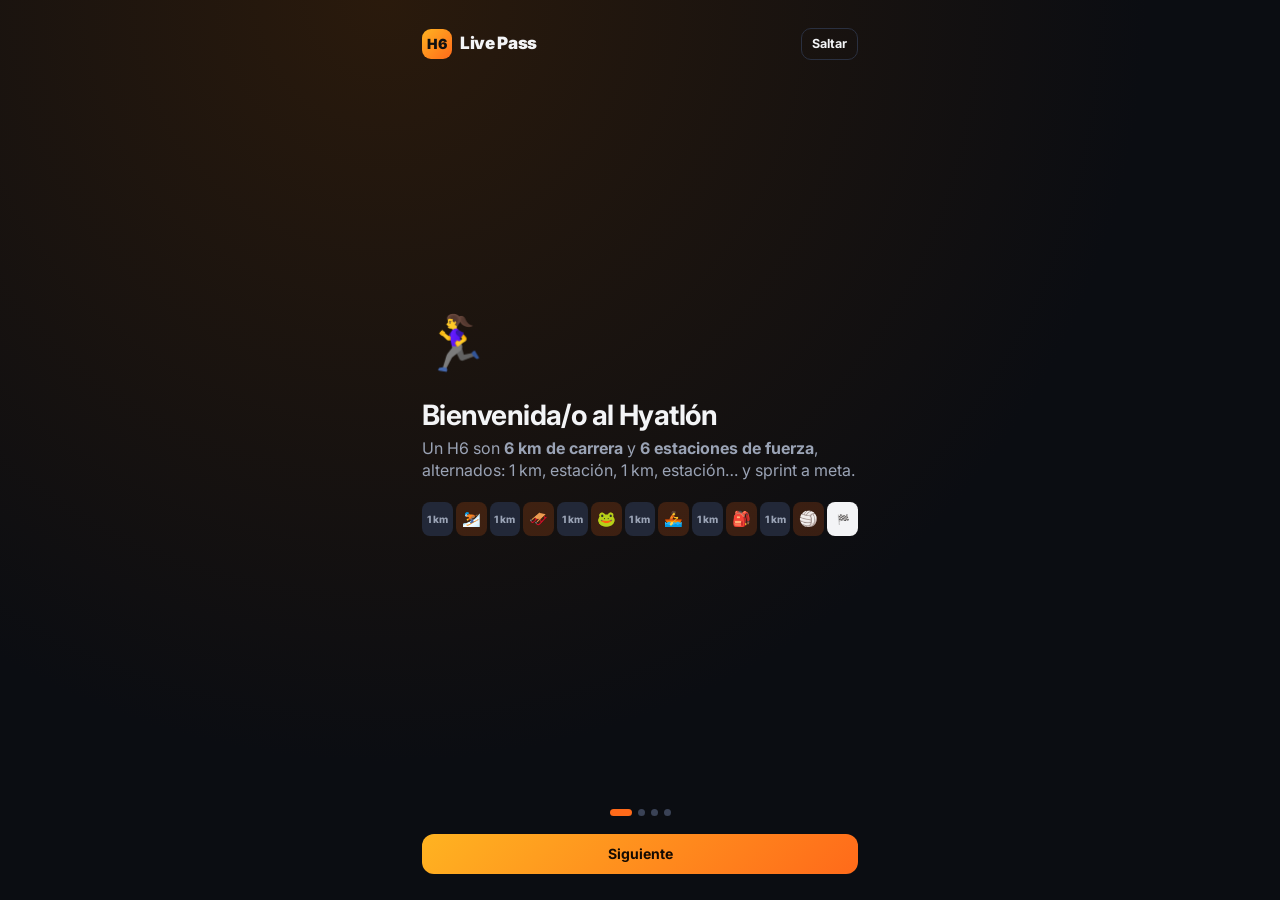
<file: web/m.html>
<!DOCTYPE html>
<html lang="es">
<head>
  <meta charset="UTF-8" />
  <meta name="viewport" content="width=device-width, initial-scale=1" />
  <title>H6 Live Pass</title>
  <!-- Dirección antigua de la app: se conserva para los QR y enlaces que ya circulan. -->
  <script>location.replace('./' + location.search + location.hash);</script>
  <meta http-equiv="refresh" content="0; url=./" />
</head>
<body style="background:#0b0d12"></body>
</html>
</file>
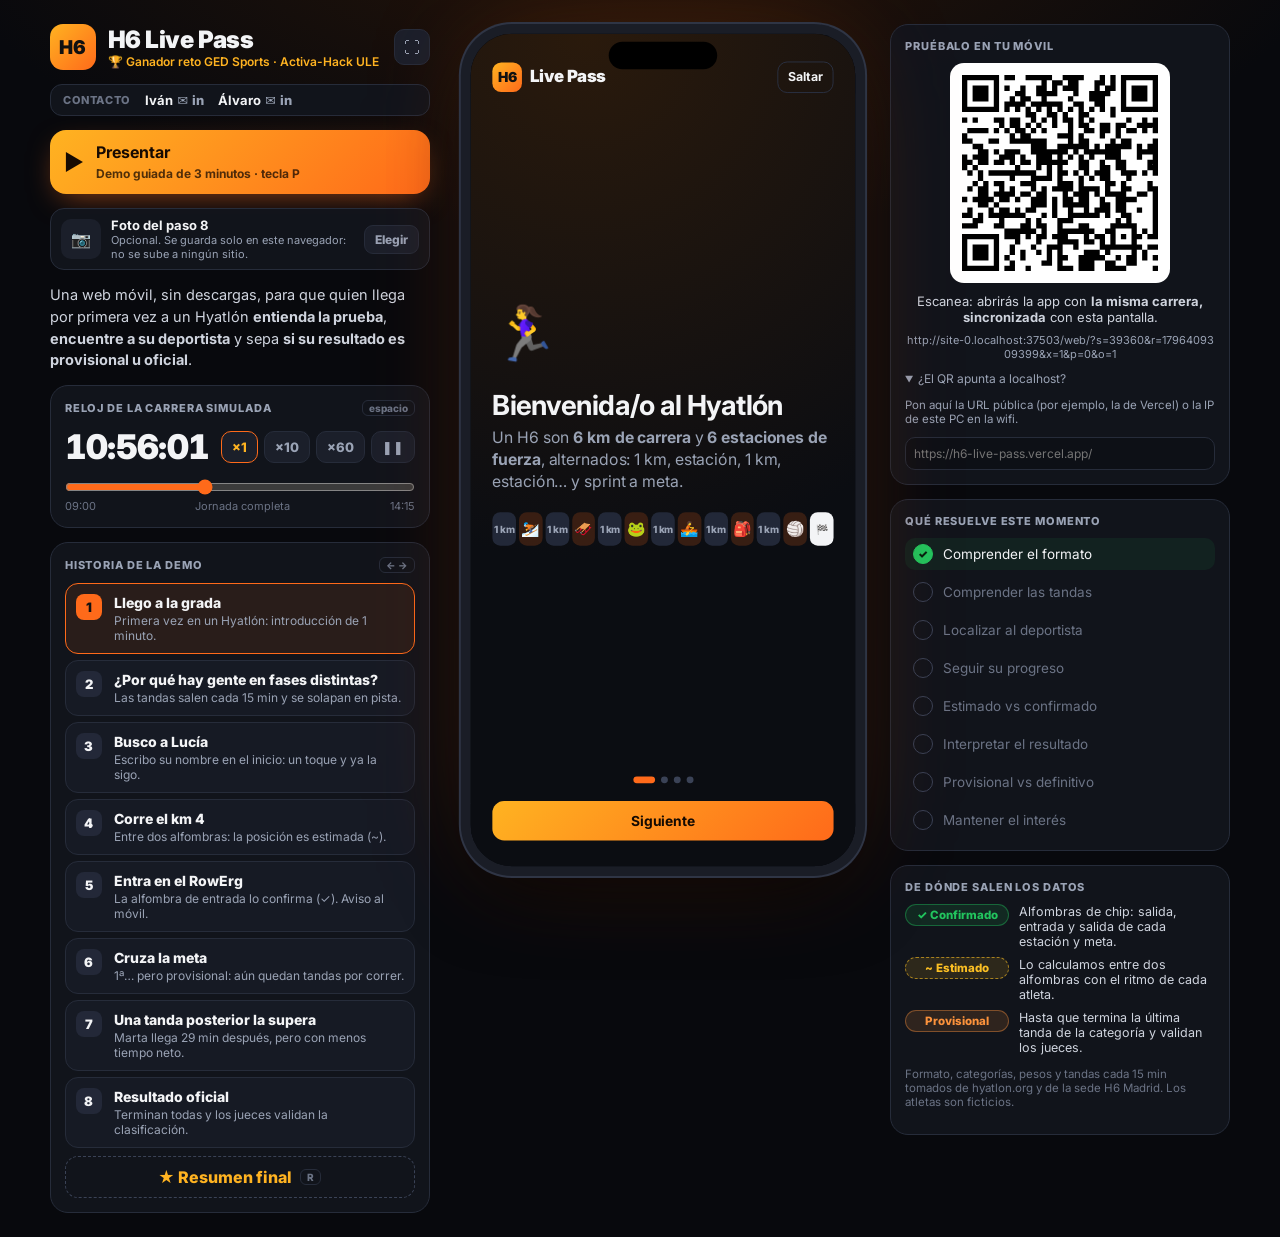
<file: web/presentar.html>
<!DOCTYPE html>
<html lang="es">
<head>
  <meta charset="UTF-8" />
  <meta name="viewport" content="width=device-width, initial-scale=1" />
  <title>H6 Live Pass · Demo GED Sports</title>
  <meta name="description" content="Sigue un Hyatlón en directo desde el móvil: dónde está tu deportista, cuánto le queda y si su resultado es provisional u oficial." />
  <meta property="og:type" content="website" />
  <meta property="og:title" content="H6 Live Pass · Sigue un Hyatlón en directo" />
  <meta property="og:description" content="Ganador del reto GED Sports · Activa-Hack ULE. Una web móvil, sin descargas, para entender y seguir la competición." />
  <meta property="og:image" content="https://h6-live-pass.vercel.app/og.png" />
  <meta property="og:image:width" content="1200" />
  <meta property="og:image:height" content="630" />
  <meta property="og:url" content="https://h6-live-pass.vercel.app/presentar" />
  <meta name="twitter:card" content="summary_large_image" />
  <link rel="preconnect" href="https://fonts.googleapis.com" />
  <link href="https://fonts.googleapis.com/css2?family=Inter:wght@400;600;700;800;900&display=swap" rel="stylesheet" />
  <link rel="stylesheet" href="css/presenter.css" />
</head>
<body>
  <div class="layout">
    <!-- izquierda: historia y reloj -->
    <section class="col left">
      <div class="brand">
        <div class="logo-mark">H6</div>
        <div class="grow"><div class="t">H6 Live Pass</div><div class="s award">🏆 Ganador reto GED Sports · Activa-Hack ULE</div></div>
        <button class="tool" id="p-full" title="Pantalla completa (F)">⛶</button>
      </div>
      <div class="team" id="p-team"></div>
      <button class="talk-start" id="t-start"><span>▶</span><div><b>Presentar</b><small>Demo guiada de 3 minutos · tecla P</small></div></button>
      <div class="demo-photo">
        <div class="dp-thumb" id="dp-thumb"><span>📷</span></div>
        <div class="grow"><b>Foto del paso 8</b><small id="dp-note">Opcional. Se guarda solo en este navegador: no se sube a ningún sitio.</small></div>
        <label class="dp-btn">Elegir<input type="file" accept="image/*" id="dp-file" hidden></label>
        <button class="dp-btn" id="dp-clear" hidden>Quitar</button>
      </div>
      <p class="pitch">Una web móvil, sin descargas, para que quien llega por primera vez a un Hyatlón <b>entienda la prueba</b>, <b>encuentre a su deportista</b> y sepa <b>si su resultado es provisional u oficial</b>.</p>

      <div class="panel">
        <div class="panel-h"><span>Reloj de la carrera simulada</span><span class="kbd">espacio</span></div>
        <div class="clock-row">
          <div class="clock" id="p-clock">--:--:--</div>
          <div class="speeds">
            <button data-speed="1">×1</button><button data-speed="10">×10</button><button data-speed="60">×60</button>
            <button id="p-pause" title="Pausa">❚❚</button>
          </div>
        </div>
        <input type="range" id="p-range" step="30" />
        <div class="range-lbl"><span>09:00</span><span>Jornada completa</span><span>14:15</span></div>
      </div>

      <div class="panel">
        <div class="panel-h"><span>Historia de la demo</span><span class="kbd">← →</span></div>
        <div id="p-scen" class="scen"></div>
        <button class="summary-btn" id="p-sum-open">★ Resumen final <span class="kbd">R</span></button>
      </div>
    </section>

    <!-- centro: móvil -->
    <section class="col center">
      <div class="phone-wrap" id="phone-wrap">
        <div class="phone">
          <div class="notch"></div>
          <iframe id="phone" title="H6 Live Pass en el móvil"></iframe>
        </div>
      </div>
    </section>

    <!-- subtítulos de la demo guiada (solo en modo Presentar) -->
    <section class="col cap" id="t-cap-box">
      <div class="t-top"><div class="t-dots" id="t-dots"></div><button class="tool" id="t-exit" title="Salir (Esc)">✕</button></div>
      <div class="t-step" id="t-step"></div>
      <h1 class="t-title" id="t-title"></h1>
      <p class="t-cap" id="t-cap"></p>
      <div class="t-prog"><div id="t-bar"></div></div>
      <div class="t-ctl"><button id="t-prev">←</button><button id="t-pause">❚❚ Pausa</button><button id="t-next">→</button></div>
      <p class="t-keys">→ siguiente · ← anterior · espacio pausa · F pantalla completa · Esc salir</p>
    </section>

    <!-- derecha: QR y qué resuelve -->
    <section class="col right">
      <div class="panel qr-panel">
        <div class="panel-h"><span>Pruébalo en tu móvil</span></div>
        <div class="qr" id="p-qr"></div>
        <p class="small">Escanea: abrirás la app con <b>la misma carrera, sincronizada</b> con esta pantalla.</p>
        <a id="p-url" class="url" target="_blank" rel="noopener"></a>
        <details class="host">
          <summary>¿El QR apunta a localhost?</summary>
          <p class="xs">Pon aquí la URL pública (por ejemplo, la de Vercel) o la IP de este PC en la wifi.</p>
          <input id="p-host" type="text" placeholder="https://h6-live-pass.vercel.app/" />
        </details>
      </div>

      <div class="panel">
        <div class="panel-h"><span>Qué resuelve este momento</span></div>
        <ul class="reto" id="p-reto"></ul>
      </div>

      <div class="panel">
        <div class="panel-h"><span>De dónde salen los datos</span></div>
        <div class="legend-row"><span class="b ok">✓ Confirmado</span><span>Alfombras de chip: salida, entrada y salida de cada estación y meta.</span></div>
        <div class="legend-row"><span class="b est">~ Estimado</span><span>Lo calculamos entre dos alfombras con el ritmo de cada atleta.</span></div>
        <div class="legend-row"><span class="b prov">Provisional</span><span>Hasta que termina la última tanda de la categoría y validan los jueces.</span></div>
        <p class="xs dim">Formato, categorías, pesos y tandas cada 15 min tomados de hyatlon.org y de la sede H6 Madrid. Los atletas son ficticios.</p>
      </div>
    </section>
  </div>

  <!-- pantalla 1: el problema -->
  <div class="summary t-slide" id="t-problem" hidden>
    <div class="sum-in">
      <div class="brand"><div class="logo-mark">H6</div><div><div class="t">H6 Live Pass</div><div class="s">Reto GED Sports · Activa-Hack ULE</div></div></div>
      <h1>Ana llega a la grada para ver a su hermana Lucía.<br><span class="hi">Es su primer Hyatlón.</span></h1>
      <div class="q-grid">
        <div>📍<b>¿Dónde está?</b></div>
        <div>🏋️<b>¿Qué está haciendo?</b></div>
        <div>⏱️<b>¿Cuánto le queda?</b></div>
        <div>🏆<b>¿Va ganando… o es provisional?</b></div>
      </div>
      <p class="lead">Cerca de 1.000 participantes por sede (998 en Madrid), una tanda cada 15 minutos y gente en fases distintas a la vez. Hoy los resultados se publican al terminar, en un PDF por categoría.</p>
      <p class="next-hint">→ para empezar la demo</p>
    </div>
  </div>

  <!-- pantalla 2: viabilidad -->
  <div class="summary t-slide" id="t-viab" hidden>
    <div class="sum-in">
      <div class="brand"><div class="logo-mark">H6</div><div><div class="t">¿Es viable?</div><div class="s">Datos, recursos y cómo lo probaríamos</div></div></div>
      <div class="v-grid">
        <div>
          <h3>📡 Datos</h3>
          <ul>
            <li><b>Ya lo tiene la organización:</b> chip y dorsal, alfombras de cronometraje, listas de salida por tandas y categorías.</li>
            <li><b>Solo añadimos la app:</b> lee esas lecturas del cronometraje y las publica en segundos.</li>
            <li>Entre dos alfombras <b>estimamos</b> con el ritmo del atleta, y siempre lo marcamos con «~».</li>
            <li>Nada nuevo en la zona de competición: solo un QR en la grada y en el email de inscripción.</li>
          </ul>
        </div>
        <div>
          <h3>💶 Recursos y coste <span class="tag">estimación</span></h3>
          <ul>
            <li><b>Cronometraje:</b> 0 €. Ya existe; solo nos conectamos a sus datos.</li>
            <li><b>Web móvil, sin descargas:</b> 2 programadores independientes durante unas 6 semanas (≈ 480 h a 25 €/h), incluida la conexión con el cronometraje. ≈ 12.000 €, una sola vez.</li>
            <li><b>Mantenimiento y soporte:</b> 50 €/mes, servidor incluido.</li>
            <li><b>En cada evento:</b> carteles con el QR y una persona de soporte.</li>
          </ul>
        </div>
        <div>
          <h3>🧪 Prueba de funcionamiento</h3>
          <ul>
            <li><b>Piloto</b> en una sede del circuito, sin material nuevo, con 30 acompañantes: la mitad con la app y la otra mitad sin ella.</li>
            <li><b>Medimos</b> cuánto tardan en localizar a su deportista y 3 preguntas: ¿en qué estación estaba?, ¿su puesto era provisional?, ¿quién ganó su categoría?</li>
            <li><b>Éxito:</b> con la app, ≥ 80 % de aciertos y localización en menos de 1 minuto.</li>
          </ul>
        </div>
      </div>
      <p class="next-hint">→ resumen y QR</p>
    </div>
  </div>

  <!-- resumen final para cerrar la presentación -->
  <div class="summary" id="p-summary" hidden>
    <div class="sum-in">
      <button class="tool sum-close" id="p-sum-close" title="Cerrar (Esc)">✕</button>
      <div class="sum-main">
      <div class="brand"><div class="logo-mark">H6</div><div><div class="t">H6 Live Pass</div><div class="s">Reto GED Sports · Activa-Hack ULE</div></div></div>
      <h1>De «¿dónde está?» a «¡ya llega, vamos a la estación 4!»</h1>
      <p class="lead">Una web móvil, sin descargas, para quien llega por primera vez a un Hyatlón y quiere seguir a alguien.</p>
      <div class="sum-grid">
        <div><span class="num">1</span><b>Entender el formato y las tandas</b><p>Introducción de 1 minuto, guía con las estaciones y los pesos, y el cronograma de tandas en directo.</p></div>
        <div><span class="num">2</span><b>Encontrar a su deportista</b><p>Escribe su nombre: un toque y ya le sigues. También se entra con el enlace que el atleta comparte.</p></div>
        <div><span class="num">3</span><b>Saber cuánto le queda</b><p>Dónde está, cuándo llega a la siguiente estación, a qué hora termina, y avisos en cada alfombra.</p></div>
        <div><span class="num">4</span><b>Provisional u oficial</b><p>El puesto, siempre con su estado: provisional, en revisión u oficial. Y quién le ha superado desde otra tanda.</p></div>
        <div><span class="num">5</span><b>Disfrutar sin perderse</b><p>Qué es cada estación, el mejor momento para verle y una foto para redes con su resultado, como en Strava.</p></div>
      </div>
      <div class="sum-foot">
        <div class="legend-row"><span class="b ok">✓ Confirmado</span><span>Chip en cada alfombra.</span></div>
        <div class="legend-row"><span class="b est">~ Estimado</span><span>Ritmo entre alfombras, siempre marcado.</span></div>
      </div>
      </div>
      <aside class="sum-qr">
        <b>Pruébalo ahora</b>
        <small>Escanéalo con tu móvil: es la misma carrera que acabáis de ver.</small>
        <div class="qr" id="p-qr2"></div>
        <a id="p-url2" class="url" target="_blank" rel="noopener"></a>
        <div class="sum-team" id="p-team2"></div>
      </aside>
    </div>
  </div>

  <script src="js/data.js"></script>
  <script src="js/scenarios.js"></script>
  <script src="vendor/qrcode.min.js"></script>
  <script src="js/presenter.js"></script>
  <script src="js/talk.js"></script>
</body>
</html>
</file>
<file: web/css/presenter.css>
/* H6 Live Pass – vista de presentación (PC / proyector) */
:root {
  --bg: #08090d; --panel: #12151d; --line: #262c3a; --text: #f3f4f6; --muted: #9aa3b5; --dim: #6b7385;
  --brand: #ff6a1a; --brand2: #ffb321; --ok: #22c55e; --est: #fbbf24; --prov: #fb923c; --off: #38bdf8;
  color-scheme: dark;
}
* { box-sizing: border-box; }
html, body { margin: 0; min-height: 100%; }
body {
  font-family: 'Inter', system-ui, -apple-system, 'Segoe UI', Roboto, sans-serif;
  background: radial-gradient(1200px 600px at 50% -10%, #2a1608 0%, var(--bg) 60%);
  color: var(--text);
}
button { font: inherit; color: inherit; cursor: pointer; }

.layout {
  display: grid; grid-template-columns: minmax(300px, 380px) auto minmax(280px, 340px);
  gap: 28px; justify-content: center; align-items: start;
  padding: 24px; min-height: 100vh;
}
.col { display: flex; flex-direction: column; gap: 14px; }
.center { position: sticky; top: 24px; align-items: center; }

.brand { display: flex; align-items: center; gap: 12px; }
.logo-mark {
  width: 46px; height: 46px; border-radius: 13px; display: grid; place-items: center;
  background: linear-gradient(135deg, var(--brand2), var(--brand)); color: #111; font-weight: 900; font-size: 19px;
}
.brand .t { font-size: 24px; font-weight: 900; letter-spacing: -.02em; }
.brand .s { font-size: 12px; color: var(--muted); font-weight: 600; }
.pitch { margin: 0; color: #cfd4de; font-size: 14.5px; line-height: 1.5; }

.panel { background: rgba(18, 21, 29, .92); border: 1px solid var(--line); border-radius: 18px; padding: 14px; }
.panel-h { display: flex; justify-content: space-between; align-items: center; font-size: 11px; font-weight: 800; letter-spacing: .08em; text-transform: uppercase; color: var(--muted); margin-bottom: 10px; }
.kbd { font-size: 10px; border: 1px solid var(--line); border-radius: 6px; padding: 1px 6px; color: var(--dim); letter-spacing: 0; text-transform: none; }

.clock-row { display: flex; justify-content: space-between; align-items: center; gap: 10px; }
.clock { font-size: 34px; font-weight: 900; font-variant-numeric: tabular-nums; letter-spacing: -.02em; }
.speeds { display: flex; gap: 6px; }
.speeds button { background: #1b1f2a; border: 1px solid var(--line); border-radius: 10px; padding: 7px 10px; font-weight: 800; font-size: 13px; color: var(--muted); }
.speeds button.on { border-color: var(--brand); color: var(--brand2); }
input[type=range] { width: 100%; margin: 12px 0 2px; accent-color: var(--brand); }
.range-lbl { display: flex; justify-content: space-between; font-size: 11px; color: var(--dim); }

.scen { display: flex; flex-direction: column; gap: 6px; }
.scen button {
  text-align: left; display: grid; grid-template-columns: 28px 1fr; gap: 10px; align-items: start;
  background: #161a24; border: 1px solid var(--line); border-radius: 13px; padding: 10px;
  transition: border-color .15s, background .15s;
}
.scen button:hover { border-color: #3a4256; }
.scen button.on { border-color: var(--brand); background: rgba(255, 106, 26, .1); }
.scen .n { width: 26px; height: 26px; border-radius: 8px; background: #232838; display: grid; place-items: center; font-weight: 900; font-size: 13px; }
.scen button.on .n { background: var(--brand); color: #111; }
.scen .tt { font-weight: 800; font-size: 14px; }
.scen .ss { font-size: 12px; color: var(--muted); margin-top: 2px; }

/* móvil */
.phone-wrap { transform-origin: top center; }
.phone {
  width: 410px; height: 864px; border-radius: 52px; padding: 10px;
  background: #1a1d26; box-shadow: 0 0 0 2px #2f3545, 0 30px 80px -20px rgba(0, 0, 0, .8), 0 0 120px -30px rgba(255, 106, 26, .35);
  position: relative;
}
.phone iframe { width: 390px; height: 844px; border: 0; border-radius: 42px; background: #0b0d12; display: block; }
.notch { position: absolute; top: 18px; left: 50%; transform: translateX(-50%); width: 110px; height: 28px; border-radius: 16px; background: #000; z-index: 2; pointer-events: none; }

/* QR */
.qr-panel { text-align: center; }
.qr { background: #fff; border-radius: 14px; padding: 12px; width: 220px; height: 220px; margin: 0 auto 10px; }
.qr svg { width: 100%; height: 100%; display: block; }
.small { font-size: 13px; color: #cfd4de; margin: 0 0 8px; }
.xs { font-size: 11.5px; }
.dim { color: var(--dim); }
.url { display: block; font-size: 11px; color: var(--muted); word-break: break-all; text-decoration: none; }
.url:hover { color: var(--brand2); }
.host { text-align: left; margin-top: 10px; font-size: 12px; color: var(--muted); }
.host summary { cursor: pointer; }
.host input { width: 100%; font: inherit; color: var(--text); background: #0d1016; border: 1px solid var(--line); border-radius: 10px; padding: 8px; }

.reto { list-style: none; margin: 0; padding: 0; display: flex; flex-direction: column; gap: 6px; }
.reto li { display: flex; gap: 10px; align-items: center; font-size: 13.5px; color: var(--dim); padding: 6px 8px; border-radius: 10px; }
.reto li .c { width: 20px; height: 20px; border-radius: 50%; border: 1.5px solid #3a4256; display: grid; place-items: center; font-size: 11px; flex: none; }
.reto li.on { color: var(--text); background: rgba(34, 197, 94, .08); }
.reto li.on .c { background: var(--ok); border-color: var(--ok); color: #06210f; font-weight: 900; }

.legend-row { display: grid; grid-template-columns: 104px 1fr; gap: 10px; align-items: start; font-size: 12.5px; color: #cfd4de; margin-bottom: 8px; }
.b { font-size: 11.5px; font-weight: 800; border-radius: 999px; padding: 3px 8px; text-align: center; }
.b.ok { color: var(--ok); background: rgba(34, 197, 94, .12); border: 1px solid rgba(34, 197, 94, .4); }
.b.est { color: var(--est); background: rgba(251, 191, 36, .12); border: 1px dashed rgba(251, 191, 36, .6); }
.b.prov { color: var(--prov); background: rgba(251, 146, 60, .13); border: 1px solid rgba(251, 146, 60, .4); }

@media (max-width: 1180px) {
  .layout { grid-template-columns: minmax(0, 1fr) auto; }
  .right { grid-column: 1 / -1; display: grid; grid-template-columns: repeat(auto-fit, minmax(260px, 1fr)); }
}
@media (max-width: 820px) {
  .layout { grid-template-columns: 1fr; padding: 16px; }
  .center { position: static; order: -1; }
}

/* herramientas y resumen final */
.grow { flex: 1; min-width: 0; }
.tool { background: #1b1f2a; border: 1px solid var(--line); border-radius: 10px; width: 36px; height: 36px; font-size: 16px; color: var(--muted); }
.tool:hover { color: var(--text); border-color: #3a4256; }
.summary-btn { width: 100%; margin-top: 8px; background: transparent; border: 1px dashed #3a4256; border-radius: 13px; padding: 10px; font-weight: 800; color: var(--brand2); display: flex; justify-content: center; gap: 8px; align-items: center; }
.summary { position: fixed; inset: 0; z-index: 50; background: radial-gradient(1200px 700px at 50% -20%, #3a1d08 0%, #07080b 65%); display: flex; align-items: center; justify-content: center; padding: 32px; overflow-y: auto; }
.summary[hidden] { display: none; }
.sum-in { max-width: 1180px; width: 100%; position: relative; }
.sum-close { position: absolute; top: 0; right: 0; }
.summary h1 { font-size: clamp(28px, 3.6vw, 48px); line-height: 1.08; letter-spacing: -.03em; margin: 26px 0 10px; }
.summary .lead { font-size: 18px; color: #cfd4de; margin: 0 0 26px; }
.sum-grid { display: grid; grid-template-columns: repeat(5, 1fr); gap: 14px; }
.sum-grid > div { background: rgba(18, 21, 29, .92); border: 1px solid var(--line); border-radius: 18px; padding: 16px; }
.sum-grid .num { display: inline-grid; place-items: center; width: 28px; height: 28px; border-radius: 9px; background: linear-gradient(135deg, var(--brand2), var(--brand)); color: #111; font-weight: 900; margin-bottom: 10px; }
.sum-grid b { display: block; font-size: 16px; margin-bottom: 6px; }
.sum-grid p { margin: 0; font-size: 13.5px; color: #b9c0cd; line-height: 1.45; }
.sum-foot { display: grid; grid-template-columns: 1fr 1fr; gap: 18px; align-items: center; margin-top: 22px; }
.sum-foot .legend-row { margin: 0; }
/* el QR, grande y a la derecha: es lo último que ve el jurado */
#p-summary .sum-in { display: grid; grid-template-columns: minmax(0, 1fr) auto; gap: 36px; align-items: center; }
#p-summary { padding: 22px 32px; }
#p-summary h1 { margin: 18px 0 8px; }
#p-summary .lead { margin-bottom: 18px; }
.sum-grid { grid-template-columns: repeat(3, 1fr); }
.sum-qr { display: flex; flex-direction: column; align-items: center; text-align: center; gap: 8px; background: rgba(18, 21, 29, .92); border: 2px solid var(--brand); border-radius: 24px; padding: 22px; box-shadow: 0 0 80px -20px rgba(255, 106, 26, .6); }
.sum-qr b { font-size: 26px; letter-spacing: -.02em; }
.sum-qr small { font-size: 14px; color: var(--muted); max-width: 300px; }
.sum-qr .qr { width: min(340px, 42vh); height: min(340px, 42vh); padding: 14px; margin: 8px 0 4px; }
.sum-qr .url { font-size: 15px; font-weight: 800; color: var(--brand2); }
@media (max-width: 1000px) { #p-summary .sum-in { grid-template-columns: 1fr; } .sum-grid { grid-template-columns: 1fr 1fr; } .sum-foot { grid-template-columns: 1fr; } }

/* modo Presentar */
.talk-start { display: flex; align-items: center; gap: 12px; text-align: left; border: 0; border-radius: 16px; padding: 12px 14px; background: linear-gradient(135deg, var(--brand2), var(--brand)); color: #160a02; box-shadow: 0 10px 30px -10px rgba(255, 106, 26, .6); }
.talk-start span { font-size: 22px; }
.talk-start b { display: block; font-size: 16px; }
.talk-start small { font-size: 12px; font-weight: 700; opacity: .75; }
.cap { display: none; }
body.talk .left, body.talk .right { display: none; }
body.talk .layout { grid-template-columns: auto minmax(360px, 520px); gap: 48px; align-items: center; }
body.talk .center { position: static; }
body.talk .cap { display: flex; gap: 0; }
.t-top { display: flex; justify-content: space-between; align-items: center; margin-bottom: 26px; }
.t-dots { display: flex; gap: 6px; }
.t-dots i { width: 22px; height: 6px; border-radius: 3px; background: #2a3040; }
.t-dots i.sl { width: 10px; }
.t-dots i.done { background: #6b4a2a; }
.t-dots i.on { background: var(--brand); }
.t-step { font-size: 13px; font-weight: 800; letter-spacing: .1em; text-transform: uppercase; color: var(--brand2); }
.t-title { font-size: clamp(28px, 2.8vw, 42px); line-height: 1.08; letter-spacing: -.03em; margin: 12px 0 16px; }
.t-cap { font-size: clamp(17px, 1.4vw, 21px); line-height: 1.45; color: #cfd4de; margin: 0 0 26px; min-height: 3em; }
.t-prog { height: 5px; border-radius: 3px; background: #232838; overflow: hidden; }
.t-prog div { height: 100%; width: 0; background: linear-gradient(90deg, var(--brand2), var(--brand)); }
.t-ctl { display: flex; gap: 8px; margin-top: 18px; }
.t-ctl button { background: #1b1f2a; border: 1px solid var(--line); border-radius: 12px; padding: 10px 14px; font-weight: 800; color: var(--muted); }
.t-ctl button:hover { color: var(--text); }
.t-keys { font-size: 11.5px; color: var(--dim); margin-top: 14px; }
.cap.slide-mode .t-title, .cap.slide-mode .t-cap, .cap.slide-mode .t-prog { display: none; }

.t-slide { cursor: pointer; }
.t-slide .hi { color: var(--brand2); }
.q-grid { display: grid; grid-template-columns: repeat(4, 1fr); gap: 14px; margin: 30px 0 26px; }
.q-grid > div { background: rgba(18, 21, 29, .92); border: 1px solid var(--line); border-radius: 18px; padding: 20px; font-size: 34px; }
.q-grid b { display: block; font-size: clamp(17px, 1.6vw, 22px); margin-top: 10px; letter-spacing: -.01em; }
.next-hint { color: var(--dim); font-size: 13px; margin-top: 18px; }
.v-grid { display: grid; grid-template-columns: repeat(3, 1fr); gap: 16px; margin-top: 26px; }
.v-grid > div { background: rgba(18, 21, 29, .92); border: 1px solid var(--line); border-radius: 18px; padding: 18px 20px; }
.v-grid h3 { margin: 0 0 10px; font-size: 19px; display: flex; align-items: center; gap: 8px; }
.v-grid ul { margin: 0; padding-left: 18px; }
.v-grid li { font-size: 14.5px; line-height: 1.45; color: #c5cbd6; margin-bottom: 9px; }
.v-grid li b { color: var(--text); }
.tag { font-size: 10.5px; font-weight: 800; letter-spacing: .06em; text-transform: uppercase; color: var(--est); border: 1px dashed rgba(251, 191, 36, .6); border-radius: 6px; padding: 2px 6px; }
@media (max-width: 1000px) { .q-grid, .v-grid { grid-template-columns: 1fr 1fr; } body.talk .layout { grid-template-columns: 1fr; } }

/* foto local para la demo guiada */
.demo-photo { display: flex; align-items: center; gap: 10px; background: rgba(18, 21, 29, .92); border: 1px solid var(--line); border-radius: 14px; padding: 8px 10px; }
.dp-thumb { width: 40px; height: 40px; border-radius: 10px; background: #1b1f2a center / cover no-repeat; display: grid; place-items: center; flex: none; }
.dp-thumb.has span { display: none; }
.demo-photo b { display: block; font-size: 13px; }
.demo-photo small { display: block; font-size: 11px; color: var(--muted); }
.dp-btn { background: #1b1f2a; border: 1px solid var(--line); border-radius: 9px; padding: 6px 10px; font-size: 12px; font-weight: 800; color: var(--muted); cursor: pointer; }
.dp-btn:hover { color: var(--text); }

/* contacto del equipo */
.brand .s.award { color: var(--brand2); }
.team { display: flex; align-items: center; gap: 14px; background: rgba(18, 21, 29, .92); border: 1px solid var(--line); border-radius: 12px; padding: 7px 12px; font-size: 13px; color: var(--muted); }
.team > span:first-child { font-size: 11px; font-weight: 800; text-transform: uppercase; letter-spacing: .06em; color: var(--dim); }
.team .who b { color: var(--text); font-weight: 700; }
.team a { font-weight: 800; }
.team a, .sum-team a { color: var(--muted); text-decoration: none; }
.team a:hover, .sum-team a:hover { color: var(--brand2); }
.sum-team { margin-top: 10px; padding-top: 12px; border-top: 1px solid var(--line); width: 100%; font-size: 13.5px; color: var(--muted); }
.sum-team b { display: block; color: var(--text); font-size: 15px; margin-bottom: 6px; }
.sum-team div { margin-top: 4px; }
</file>
